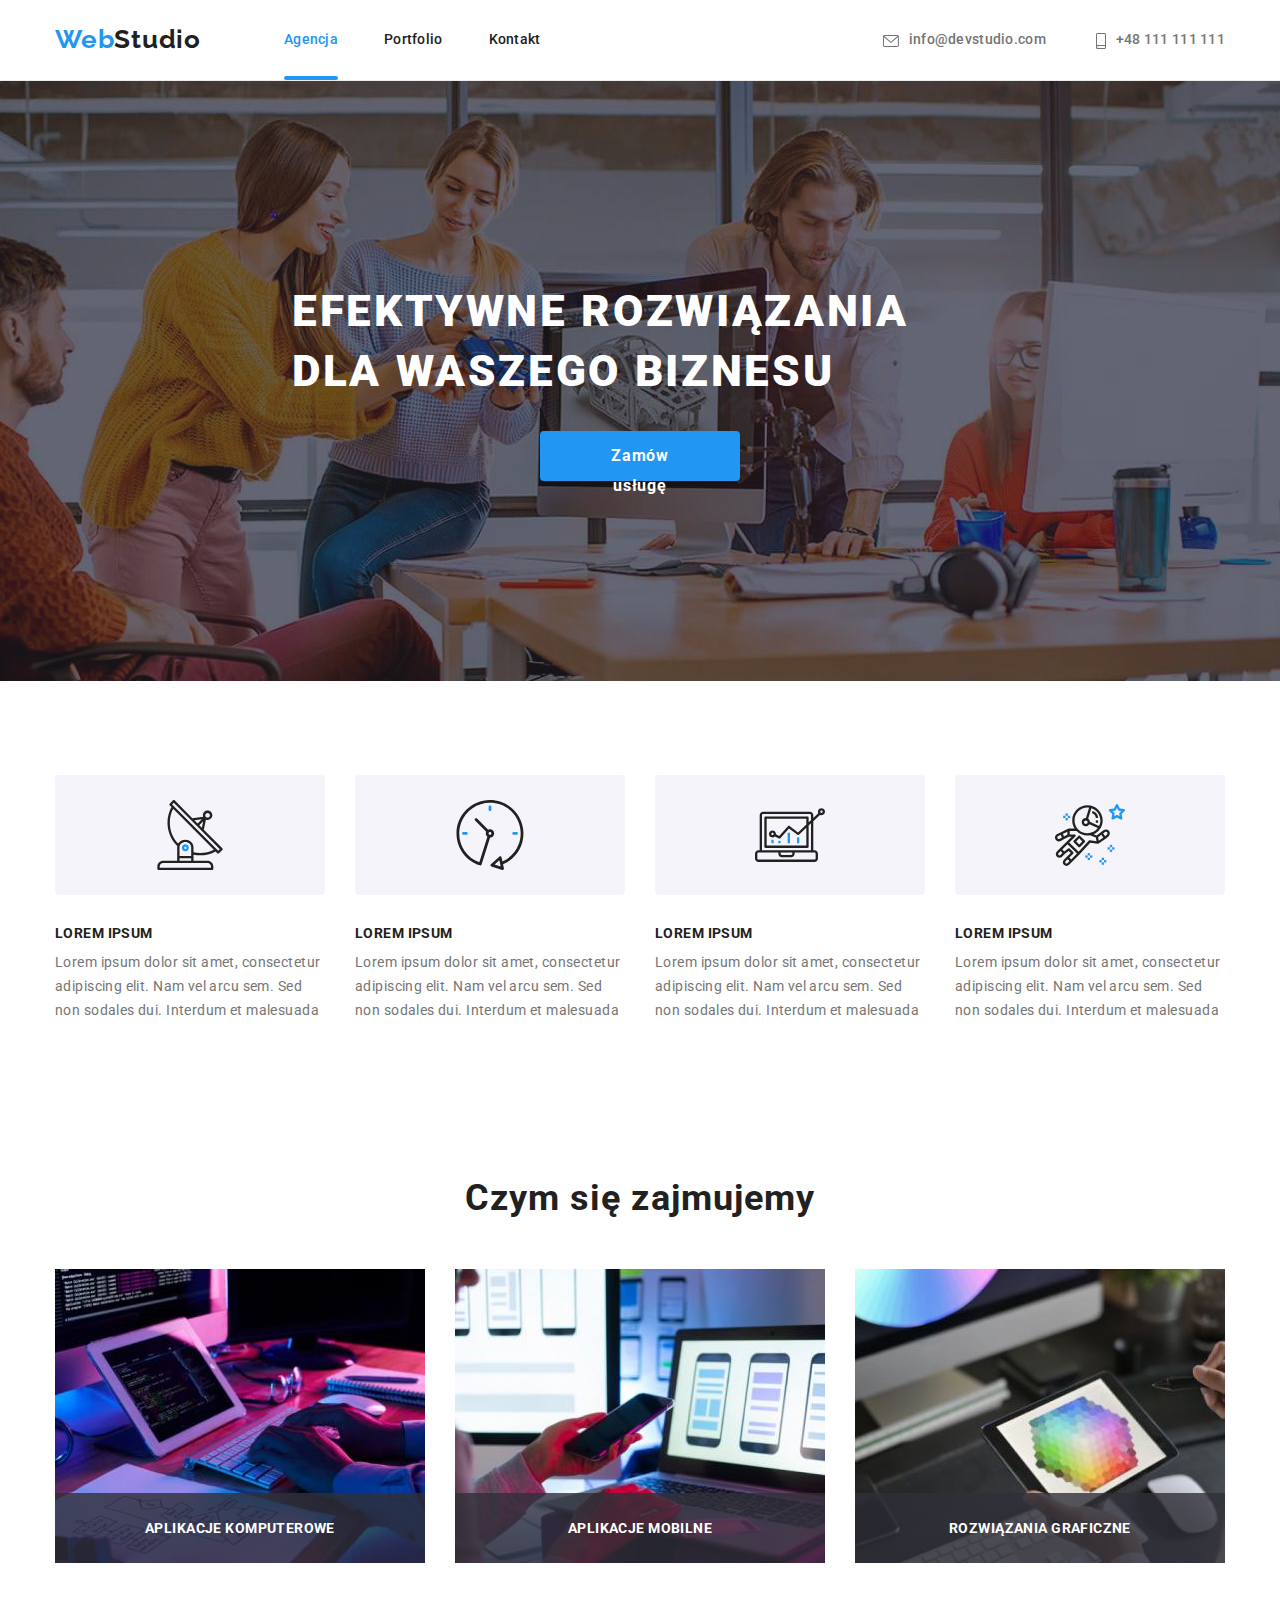
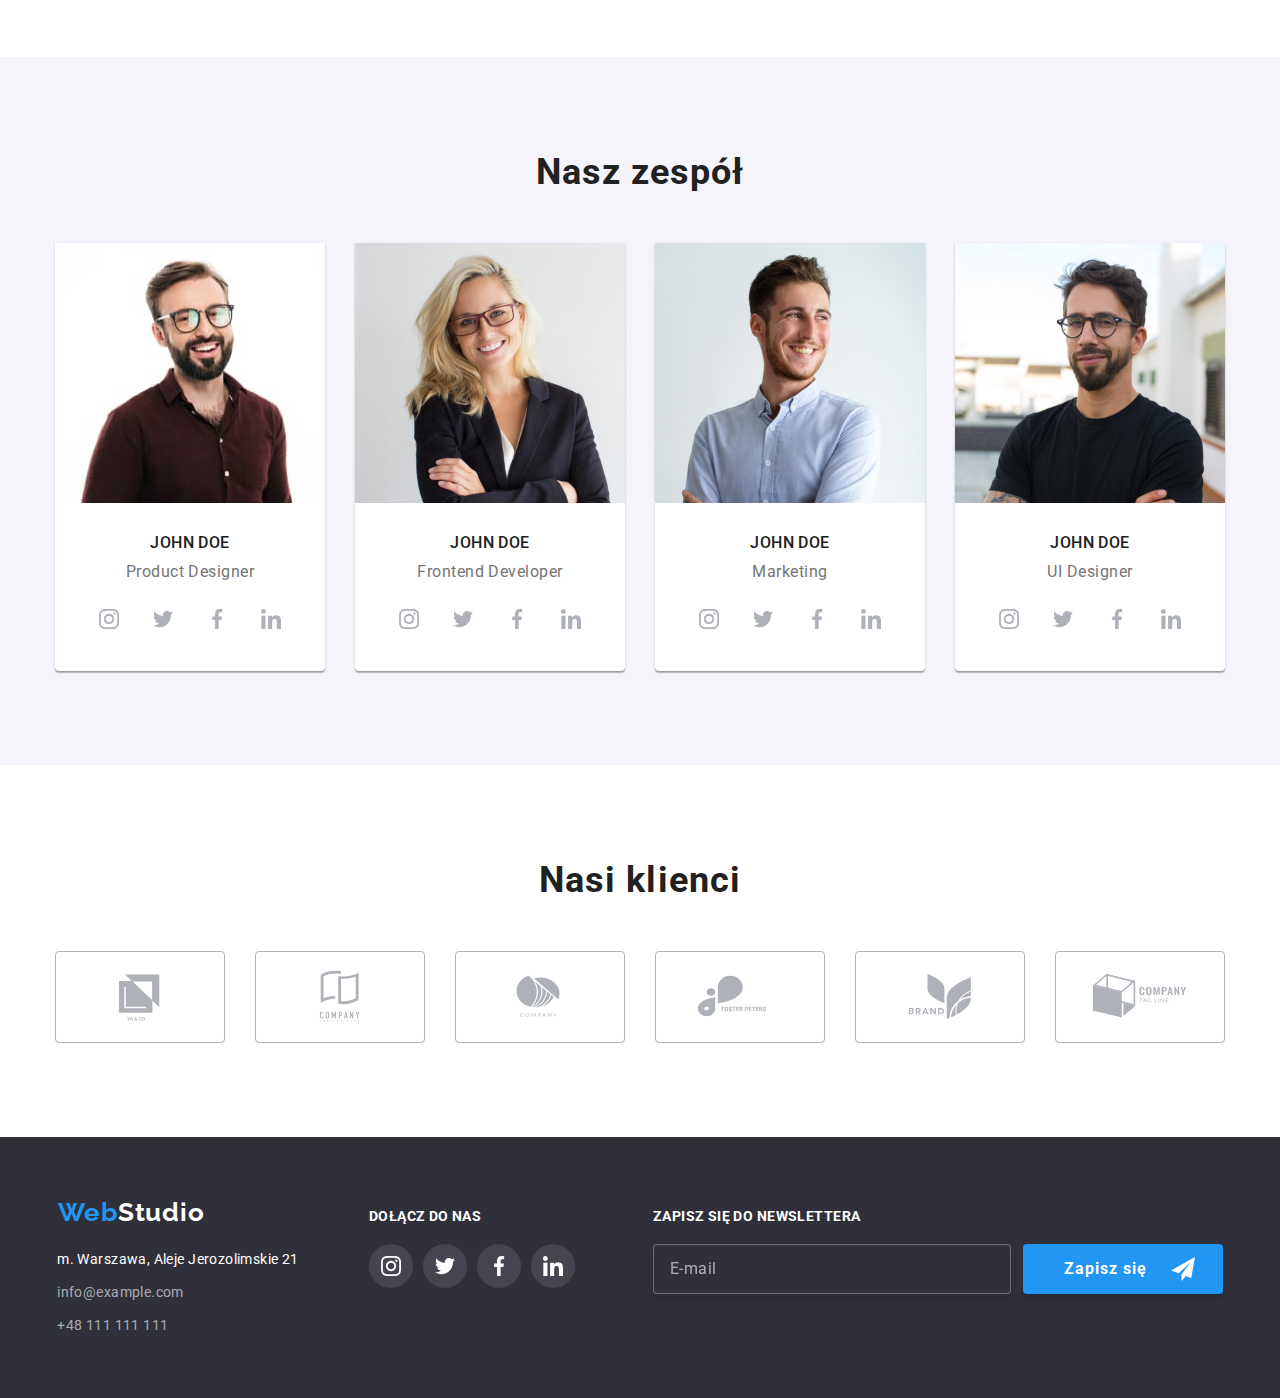
<file: index.html>
<!DOCTYPE html>
<html lang="pl">

<head>
    <meta charset="UTF-8">
    <meta http-equiv="X-UA-Compatible" content="IE=edge">
    <meta name="viewport" content="width=device-width, initial-scale=1.0">
    <link rel="stylesheet"
        href="https://cdnjs.cloudflare.com/ajax/libs/modern-normalize/1.0.0/modern-normalize.min.css" />
    <link rel="stylesheet" href="./css/main.min.css">
    <link rel="preconnect" href="https://fonts.googleapis.com">
    <link rel="preconnect" href="https://fonts.gstatic.com" crossorigin>
    <link
        href="https://fonts.googleapis.com/css2?family=Raleway:wght@700&family=Roboto:wght@400;500;700;900&display=swap"
        rel="stylesheet">
    <title>WebStudio</title>
</head>

<body>
    <!-- HEADER -->
    <header class="header">
        <div class="header-container container">
            <!-- Main navigation -->
            <nav class="navigation">
                <a class="logo link" href="./index.html"><span class="logo--accent">Web</span><span
                        class="logo--light-theme">Studio</span></a>
                <ul class="navigation-list list">
                    <li class="navigation-list__item"><a class="navigation-list__link link active"
                            href="./index.html">Agencja</a></li>
                    <li class="navigation-list__item"><a class="navigation-list__link link"
                            href="./portfolio.html">Portfolio</a>
                    </li>
                    <li class="navigation-list__item"><a class="navigation-list__link link" href="#">Kontakt</a></li>
                </ul>
            </nav>
            <ul class="header-address-list list">
                <li class="header-address-list__item">
                    <a class="header-address-list__link header-address-list__link-mail link"
                        href="mailto:info@devstudio.com">
                        <svg class="header-address-list__icon" width="16" height="12">
                            <use href="./images/svg/icons.svg#icon-envelope"></use>
                        </svg>info@devstudio.com</a>
                </li>
                <li class="header-address-list__item">
                    <a class="header-address-list__link header-address-list__link-phone link" href="tel:+48111111111">
                        <svg class="header-address-list__icon" width="10" height="16">
                            <use href="./images/svg/icons.svg#icon-smartphone"></use>
                        </svg>+48 111 111 111</a>
                </li>
            </ul>
        </div>

        <button type="button" class="mobile-menu-burger" data-menu-open>
            <svg class="mobile-menu-btn__icon mobile-menu-btn__icon-open" width="40" height="40">
                <use class="mobile-menu-btn__icon" href="./images/svg/icons.svg#icon-menu-open">
                </use>
            </svg>
        </button>
        <div class="mobile-menu" data-menu>
            <button type="button" class="mobile-menu-close" data-menu-close>
                <svg class="mobile-menu-btn__icon mobile-menu-btn__icon-close" width="40" height="40">
                    <use class="mobile-menu-btn__icon" href="./images/svg/icons.svg#icon-menu-close"></use>
                </svg>
            </button>

            <div class="mobile-navigation">
                <ul class="mobile-navigation-list list">
                    <li class="mobile-navigation-list__item"><a class="mobile-navigation-list__link link active"
                            href="./index.html">Agencja</a></li>
                    <li class="mobile-navigation-list__item"><a class="mobile-navigation-list__link link"
                            href="./portfolio.html">Portfolio</a>
                    </li>
                    <li class="mobile-navigation-list__item"><a class="mobile-navigation-list__link link"
                            href="#">Kontakt</a>
                    </li>
                </ul>
            </div>

            <ul class="mobile-addres-list list">
                <li class="mobile-addres-list__item">
                    <a class="mobile-addres-list__link mobile-addres-list__link-phone link" href="tel:+48111111111">+48
                        111 111 111</a>
                <li class="mobile-addres-list__item">
                    <a class="mobile-addres-list__link mobile-addres-list__link-mail link"
                        href="mailto:info@devstudio.com">info@devstudio.com</a>
                </li>
                </li>
            </ul>

            <ul class="header-social-list list">
                <li class="header-social-list__item"><a class="header-social-list__link link" href="#">Instagram</a>
                </li>
                <li class="header-social-list__item"><a class="header-social-list__link link" href="#" target="_blank"
                        rel="noopener noreferrer">Twitter</a></li>
                <li class="header-social-list__item"><a class="header-social-list__link link" href="#" target="_blank"
                        rel="noopener noreferrer">Facebook</a></li>
                <li class="header-social-list__item"><a class="header-social-list__link link" href="#" target="_blank"
                        rel="noopener noreferrer">Linkedin</a></li>
            </ul>
        </div>
    </header>

    <!-- Unique page conten -->
    <main>
        <!-- HERO up side-->
        <section class="hero-up-side">
            <div class="hero-up-side__container container">
                <h1 class="hero-up-side__title">efektywne rozwiązania dla waszego biznesu</h1>
                <button class="btn hero__btn" type="button" data-modal-open>Zamów usługę</button>
            </div>
        </section>

        <!-- HERO down side -->
        <section class="hero-down-side section">
            <div class="container">
                <ul class="hero-list list">
                    <li class="hero-list__item">
                        <div class="hero-list__icon-bg">
                            <svg class="hero-list__icon icon" width="70" height="70">
                                <use href="./images/svg/icons.svg#icon-antenna"></use>
                            </svg>
                        </div>
                        <h3 class="hero-list__title third-header">lorem ipsum</h3>
                        <p class="hero-list__description">Lorem ipsum dolor sit amet, consectetur adipiscing elit. Nam
                            vel
                            arcu
                            sem. Sed
                            non sodales dui.
                            Interdum et malesuada</p>
                    </li>
                    <li class="hero-list__item">
                        <div class="hero-list__icon-bg">
                            <svg class="hero-list__icon icon" width="70" height="70">
                                <use href="./images/svg/icons.svg#icon-clock"></use>
                            </svg>
                        </div>
                        <h3 class="hero-list__title third-header">lorem ipsum</h3>
                        <p class="hero-list__description">Lorem ipsum dolor sit amet, consectetur adipiscing elit. Nam
                            vel
                            arcu
                            sem. Sed
                            non sodales dui.
                            Interdum et malesuada</p>
                    </li>
                    <li class="hero-list__item">
                        <div class="hero-list__icon-bg">
                            <svg class="hero-list__icon" width="70" height="70">
                                <use href="./images/svg/icons.svg#icon-diagram"></use>
                            </svg>
                        </div>
                        <h3 class="hero-list__title third-header">lorem ipsum</h3>
                        <p class="hero-list__description">Lorem ipsum dolor sit amet, consectetur adipiscing elit. Nam
                            vel
                            arcu
                            sem. Sed
                            non sodales dui.
                            Interdum et malesuada</p>
                    </li>
                    <li class="hero-list__item">
                        <div class="hero-list__icon-bg">
                            <svg class="hero-list__icon" width="70" height="70">
                                <use href="./images/svg/icons.svg#icon-astronaut"></use>
                            </svg>
                        </div>
                        <h3 class="hero-list__title third-header">lorem ipsum</h3>
                        <p class="hero-list__description">Lorem ipsum dolor sit amet, consectetur adipiscing elit. Nam
                            vel
                            arcu
                            sem. Sed
                            non sodales dui.
                            Interdum et malesuada</p>
                    </li>
                </ul>
            </div>
        </section>

        <!-- ABOUT US -->
        <section class="about section">
            <div class="container">
                <h2 class="second-header">Czym się zajmujemy</h2>
                <ul class="about-img-list list">
                    <li class="about-img-list__item">
                        <img srcset="./images/working/img1.jpg 1x, ./images/working/img1@2x 2x.jpg"
                            class="about-img-list__img" src="./images/working/img1.jpg" width="370" height="294"
                            alt="Programista pracujący przy biurku">
                        <h4 class="about-img-list__text">aplikacje komputerowe</h4>
                    </li>
                    <li class="about-img-list__item">
                        <img srcset="./images/working/img2.jpg 1x, ./images/working/img2@2x 2x.jpg"
                            class="about-img-list__img" src="./images/working/img2.jpg" width="370" height="294"
                            alt="Projektant opracowuje interfejs na urządzenie mobilne">
                        <h4 class="about-img-list__text">aplikacje mobilne</h4>
                    </li>
                    <li class="about-img-list__item">
                        <img srcset="./images/working/img3.jpg 1x, ./images/working/img3@2x 2x.jpg"
                            class="about-img-list__img" src="./images/working/img3.jpg" width="370" height="294"
                            alt="Projektant korzysta z palety barw na tablecie">
                        <h4 class="about-img-list__text">rozwiązania graficzne</h4>
                    </li>
                </ul>
            </div>
        </section>

        <!-- OUR TEAM -->
        <section class="team section">
            <div class="container">
                <h2 class="second-header">Nasz zespół</h2>
                <ul class="team-list list">
                    <li class="team-list__item">
                        <picture>
                            <source
                                srcset="./images/team/desktop/PD_ProductDesigner-desktop.jpg 1x, ./images/team/desktop/PD_ProductDesigner-desktop@2x.jpg 2x"
                                media="(min-width: 1200px)" type="image/jpeg" />
                            <source
                                srcset="./images/team/tablet/PD_ProductDesigner-tablet.jpg 1x, ./images/team/tablet/PD_ProductDesigner-tablet@2x.jpg 2x"
                                media="(min-width: 768px)" type="image/jpeg" />
                            <source
                                srcset="./images/team/mobile/PD_ProductDesigner-mobile.jpg 1x, ./images/team/mobile/PD_ProductDesigner-mobile@2x.jpg 2x"
                                media="(max-width: 767px)" type="image/jpeg" />
                            <img src="./images/team/mobile/PD_ProductDesigner-mobile.jpg"
                                alt="John Doe - Product Designer" width="450" />
                        </picture>
                        <div class="team-list__content-wraper">
                            <h3 class="third-header team-list__name">John Doe</h3>
                            <p class="team-list__job">Product Designer</p>
                            <!-- SOCIAL - ICONS -->
                            <ul class="social-list list">
                                <li class="social-list__item">
                                    <a class="social-list__link" href="#">
                                        <svg class="social-list__icon" width="20" height="20">
                                            <use href="./images/svg/icons.svg#icon-instagram"></use>
                                        </svg>
                                    </a>
                                </li>
                                <li class="social-list__item"><a class="social-list__link" href="#">
                                        <svg class="social-list__icon" width="20" height="20">
                                            <use href="./images/svg/icons.svg#icon-twitter"></use>
                                        </svg>
                                    </a></li>
                                <li class="social-list__item"><a class="social-list__link" href="#">
                                        <svg class="social-list__icon" width="20" height="20">
                                            <use href="./images/svg/icons.svg#icon-facebook"></use>
                                        </svg>
                                    </a></li>
                                <li class="social-list__item"><a class="social-list__link" href="#">
                                        <svg class="social-list__icon" width="20" height="20">
                                            <use href="./images/svg/icons.svg#icon-linkedin"></use>
                                        </svg>
                                    </a></li>
                            </ul>
                            <!-- END SOCIAL - ICONS -->
                        </div>
                    </li>
                    <li class="team-list__item">
                        <picture>
                            <source
                                srcset="./images/team/desktop/PD_FrontendDeveloper-desktop.jpg 1x, ./images/team/desktop/PD_FrontendDeveloper-desktop@2x.jpg 2x"
                                media="(min-width: 1200px)" type="image/jpeg" />
                            <source
                                srcset="./images/team/tablet/PD_FrontendDeveloper-tablet.jpg 1x, ./images/team/tablet/PD_FrontendDeveloper-tablet@2x.jpg 2x"
                                media="(min-width: 768px)" type="image/jpeg" />
                            <source
                                srcset="./images/team/mobile/PD_FrontendDeveloper-mobile.jpg 1x, ./images/team/mobile/PD_FrontendDeveloper-mobile@2x.jpg 2x"
                                media="(max-width: 767px)" type="image/jpeg" />
                            <img src="./images/team/mobile/PD_FrontendDeveloper-mobile.jpg"
                                alt="John Doe - Frontend Developer" width="450" />
                        </picture>
                        <div class="team-list__content-wraper">
                            <h3 class="third-header team-list__name">John Doe</h3>
                            <p class="team-list__job">Frontend Developer</p>
                            <!-- SOCIAL - ICONS -->
                            <ul class="social-list list">
                                <li class="social-list__item">
                                    <a class="social-list__link" href="#">
                                        <svg class="social-list__icon" width="20" height="20">
                                            <use href="./images/svg/icons.svg#icon-instagram"></use>
                                        </svg>
                                    </a>
                                </li>
                                <li class="social-list__item"><a class="social-list__link" href="#">
                                        <svg class="social-list__icon" width="20" height="20">
                                            <use href="./images/svg/icons.svg#icon-twitter"></use>
                                        </svg>
                                    </a></li>
                                <li class="social-list__item"><a class="social-list__link" href="#">
                                        <svg class="social-list__icon" width="20" height="20">
                                            <use href="./images/svg/icons.svg#icon-facebook"></use>
                                        </svg>
                                    </a></li>
                                <li class="social-list__item"><a class="social-list__link" href="#">
                                        <svg class="social-list__icon" width="20" height="20">
                                            <use href="./images/svg/icons.svg#icon-linkedin"></use>
                                        </svg>
                                    </a></li>
                            </ul>
                            <!-- END SOCIAL - ICONS -->
                        </div>
                    </li>
                    <li class="team-list__item">
                        <picture>
                            <source
                                srcset="./images/team/desktop/PD_Marketing-desktop.jpg 1x, ./images/team/desktop/PD_Marketing-desktop@2x.jpg 2x"
                                media="(min-width: 1200px)" type="image/jpeg" />
                            <source
                                srcset="./images/team/tablet/PD_Marketing-tablet.jpg 1x, ./images/team/tablet/PD_Marketing-tablet@2x.jpg 2x"
                                media="(min-width: 768px)" type="image/jpeg" />
                            <source
                                srcset="./images/team/mobile/PD_Marketing-mobile.jpg 1x, ./images/team/mobile/PD_Marketing-mobile@2x.jpg 2x"
                                media="(max-width: 767px)" type="image/jpeg" />
                            <img src="./images/team/mobile/PD_Marketing-mobile.jpg" alt="John Doe - Marketing"
                                width="450" />
                            </pictur>
                            <div class="team-list__content-wraper">
                                <h3 class="third-header team-list__name">John Doe</h3>
                                <p class="team-list__job">Marketing</p>
                                <!-- SOCIAL - ICONS -->
                                <ul class="social-list list">
                                    <li class="social-list__item">
                                        <a class="social-list__link" href="#">
                                            <svg class="social-list__icon" width="20" height="20">
                                                <use href="./images/svg/icons.svg#icon-instagram"></use>
                                            </svg>
                                        </a>
                                    </li>
                                    <li class="social-list__item"><a class="social-list__link" href="#">
                                            <svg class="social-list__icon" width="20" height="20">
                                                <use href="./images/svg/icons.svg#icon-twitter"></use>
                                            </svg>
                                        </a></li>
                                    <li class="social-list__item"><a class="social-list__link" href="#">
                                            <svg class="social-list__icon" width="20" height="20">
                                                <use href="./images/svg/icons.svg#icon-facebook"></use>
                                            </svg>
                                        </a></li>
                                    <li class="social-list__item"><a class="social-list__link" href="#">
                                            <svg class="social-list__icon" width="20" height="20">
                                                <use href="./images/svg/icons.svg#icon-linkedin"></use>
                                            </svg>
                                        </a></li>
                                </ul>
                                <!-- END SOCIAL - ICONS -->
                            </div>
                    </li>
                    <li class="team-list__item">
                        <picture>
                            <source
                                srcset="./images/team/desktop/PD_UIdesigner-desktop.jpg 1x, ./images/team/desktop/PD_UIdesigner-desktop@2x.jpg 2x"
                                media="(min-width: 1200px)" type="image/jpeg" />
                            <source
                                srcset="./images/team/tablet/PD_UIdesigner-tablet.jpg 1x, ./images/team/tablet/PD_UIdesigner-tablet@2x.jpg 2x"
                                media="(min-width: 768px)" type="image/jpeg" />
                            <source
                                srcset="./images/team/mobile/PD_UIdesigner-mobile.jpg 1x, ./images/team/mobile/PD_UIdesigner-mobile@2x.jpg 2x"
                                media="(max-width: 767px)" type="image/jpeg" />
                            <img src="./images/team/mobile/PD_UIdesigner-mobile.jpg" alt="John Doe - UI Designer"
                                width="450" />
                        </picture>
                        <div class="team-list__content-wraper">
                            <h3 class="third-header team-list__name">John Doe</h3>
                            <p class="team-list__job">UI Designer</p>
                            <!-- SOCIAL - ICONS -->
                            <ul class="social-list list">
                                <li class="social-list__item">
                                    <a class="social-list__link" href="#">
                                        <svg class="social-list__icon" width="20" height="20">
                                            <use href="./images/svg/icons.svg#icon-instagram"></use>
                                        </svg>
                                    </a>
                                </li>
                                <li class="social-list__item"><a class="social-list__link" href="#">
                                        <svg class="social-list__icon" width="20" height="20">
                                            <use href="./images/svg/icons.svg#icon-twitter"></use>
                                        </svg>
                                    </a></li>
                                <li class="social-list__item"><a class="social-list__link" href="#">
                                        <svg class="social-list__icon" width="20" height="20">
                                            <use href="./images/svg/icons.svg#icon-facebook"></use>
                                        </svg>
                                    </a></li>
                                <li class="social-list__item"><a class="social-list__link" href="#">
                                        <svg class="social-list__icon" width="20" height="20">
                                            <use href="./images/svg/icons.svg#icon-linkedin"></use>
                                        </svg>
                                    </a></li>
                            </ul>
                            <!-- END SOCIAL - ICONS -->
                        </div>
                    </li>
                </ul>
            </div>
        </section>

        <!-- OUR CUSTOMERS -->
        <section class="customers section">
            <div class="container">
                <h2 class="second-header">Nasi klienci</h2>
                <ul class="customers-list list">
                    <li class="customers-list__item">
                        <a class="customers-list__link" href="#">
                            <svg class="customers-list__icon" width="106" height="60">
                                <use href="./images/svg/icons.svg#icon-logo_client_1"></use>
                            </svg>
                        </a>
                    </li>
                    <li class="customers-list__item">
                        <a class="customers-list__link" href="#">
                            <svg class="customers-list__icon" width="106" height="60">
                                <use href="./images/svg/icons.svg#icon-logo_client_2"></use>
                            </svg>
                        </a>
                    </li>
                    <li class="customers-list__item">
                        <a class="customers-list__link" href="#">
                            <svg class="customers-list__icon" width="106" height="60">
                                <use href="./images/svg/icons.svg#icon-logo_client_3"></use>
                            </svg>
                        </a>
                    </li>
                    <li class="customers-list__item">
                        <a class="customers-list__link" href="#">
                            <svg class="customers-list__icon" width="106" height="60">
                                <use href="./images/svg/icons.svg#icon-logo_client_4"></use>
                            </svg>
                        </a>
                    </li>
                    <li class="customers-list__item">
                        <a class="customers-list__link" href="#">
                            <svg class="customers-list__icon" width="106" height="60">
                                <use href="./images/svg/icons.svg#icon-logo_client_5"></use>
                            </svg>
                        </a>
                    </li>
                    <li class="customers-list__item">
                        <a class="customers-list__link" href="#">
                            <svg class="customers-list__icon" width="106" height="60">
                                <use href="./images/svg/icons.svg#icon-logo_client_6"></use>
                            </svg>
                        </a>
                    </li>
                </ul>

            </div>

        </section>
    </main>

    <!-- Page footer - left side -->
    <footer class="footer">
        <div class="footer__container container">
            <div class="footer__wrapper">
                <div class="footer__left-side">
                    <a class="logo link" href="./index.html"><span class="logo--accent">Web</span><span
                            class="logo--dark-theme">Studio</span></a>
                    <address class="address">
                        <ul class="address-list list">
                            <li class="address-list__item"><a class="address-list__link address-list__link--white link"
                                    href="https://goo.gl/maps/m3muW4rAkbrLs5uR9" target="_blank">m. Warszawa, Aleje
                                    Jerozolimskie
                                    21</a></li>
                            <li class="address-list__item"><a class="address-list__link link"
                                    href="mailto:info@example.com">info@example.com</a></li>
                            <li class="address-list__item"><a class="address-list__link link"
                                    href="tel:+48111111111">+48
                                    111
                                    111
                                    111</a></li>
                        </ul>
                    </address>
                </div>
                <!-- Page footer - center -->
                <div class="footer__center">
                    <h3 class="third-header footer__third-header">dołącz do nas</h3>
                    <ul class="social-list list">
                        <li class="social-list__item">
                            <a class="social-list__link" href="#">
                                <svg class="social-list__icon" width="20" height="20">
                                    <use href="./images/svg/icons.svg#icon-instagram"></use>
                                </svg>
                            </a>
                        </li>
                        <li class="social-list__item"><a class="social-list__link" href="#">
                                <svg class="social-list__icon" width="20" height="20">
                                    <use href="./images/svg/icons.svg#icon-twitter"></use>
                                </svg>
                            </a></li>
                        <li class="social-list__item"><a class="social-list__link" href="#">
                                <svg class="social-list__icon" width="20" height="20">
                                    <use href="./images/svg/icons.svg#icon-facebook"></use>
                                </svg>
                            </a></li>
                        <li class="social-list__item"><a class="social-list__link" href="#">
                                <svg class="social-list__icon" width="20" height="20">
                                    <use href="./images/svg/icons.svg#icon-linkedin"></use>
                                </svg>
                            </a></li>
                    </ul>
                </div>
            </div>
            <!-- Page footer - right side - newsletter-->
            <div class="footer__newsletter">
                <h3 class="third-header footer__third-header">zapisz się do newslettera</h3>
                <form class="footer-form__newsletter" name="footer-form-newsletter" autocomplete="on" formvalidate>
                    <label class="newsletter__label">
                        <input class="newsletter__email" type="email" name="email" placeholder="E-mail">
                    </label>
                    <button class="btn newsletter__btn" type="submit">Zapisz się
                        <svg class="newsletter__btn-icon" width="24" height="24">
                            <use href="./images/svg/icons.svg#icon-send"></use>
                        </svg></button>
                </form>
            </div>
        </div>
    </footer>

    <!-- MODAL WINDOW -->
    <div class="backdrop is-hidden" data-modal>
        <div class="modal">
            <button type="button" class="modal__btn-close" data-modal-close>
                <svg class="modal__btn-close-icon" width="11" height="11">
                    <use href="./images/svg/icons.svg#icon-close"></use>
                </svg>
            </button>
            <h2 class="modal-form-header">Zostaw swoje dane w formularzu poniżej</h2>
            <form class="modal-form" action="#" method="post">
                <label class="modal-form__field"> Imię
                    <span class="modal-form__input-wrapper">
                        <input class="modal-form__input" type="text" name="user_name:">
                        <svg class="modal-form__icon" width="12" height="12">
                            <use href="./images/svg/icons.svg#icon-person"></use>
                        </svg>
                    </span>
                </label>
                <label class="modal-form__field"> Telefon
                    <span class="modal-form__input-wrapper"><input class="modal-form__input" type="tel"
                            name="user_phone:">
                        <svg class="modal-form__icon" width="13" height="13">
                            <use href="./images/svg/icons.svg#icon-phone-form"></use>
                        </svg>
                    </span>
                </label>
                <label class="modal-form__field"> Email
                    <span class="modal-form__input-wrapper"><input class="modal-form__input" type="email"
                            name="user_email:">
                        <svg class="modal-form__icon" width="15" height="12">
                            <use href="./images/svg/icons.svg#icon-envelope-form"></use>
                        </svg>
                    </span>
                </label>
                <label class="modal-form__field"> Komentarz
                    <textarea class="modal-form__message" name="user_message" id="" cols="30" rows="10"
                        placeholder="Wprowadź tekst"></textarea>
                </label>
                <input class="modal-form__policy visually-hidden" id="user-policy" type="checkbox" name="policy">
                <label for="user-policy" class="modal-form__policy-text">
                    Oświadczam, iż akceptuję <a class="modal-form__policy-link" href="#">Regulamin</a> i <a
                        class="modal-form__policy-link" href="#">Politykę Prywatności</a>.
                </label>
                <button class="btn modal-form__btn" type="submit">Wyślij</button>
            </form>
        </div>
    </div>
    <!-- Skrypt Java Script - Otwieranie/zamykanie okna modalnego -->
    <script src="./js/modal.js"></script>
    <!-- Skrypt Java Script - Mobile menu -->
    <script src="./js/mobile-menu.js"></script>
</body>

</html>
</file>
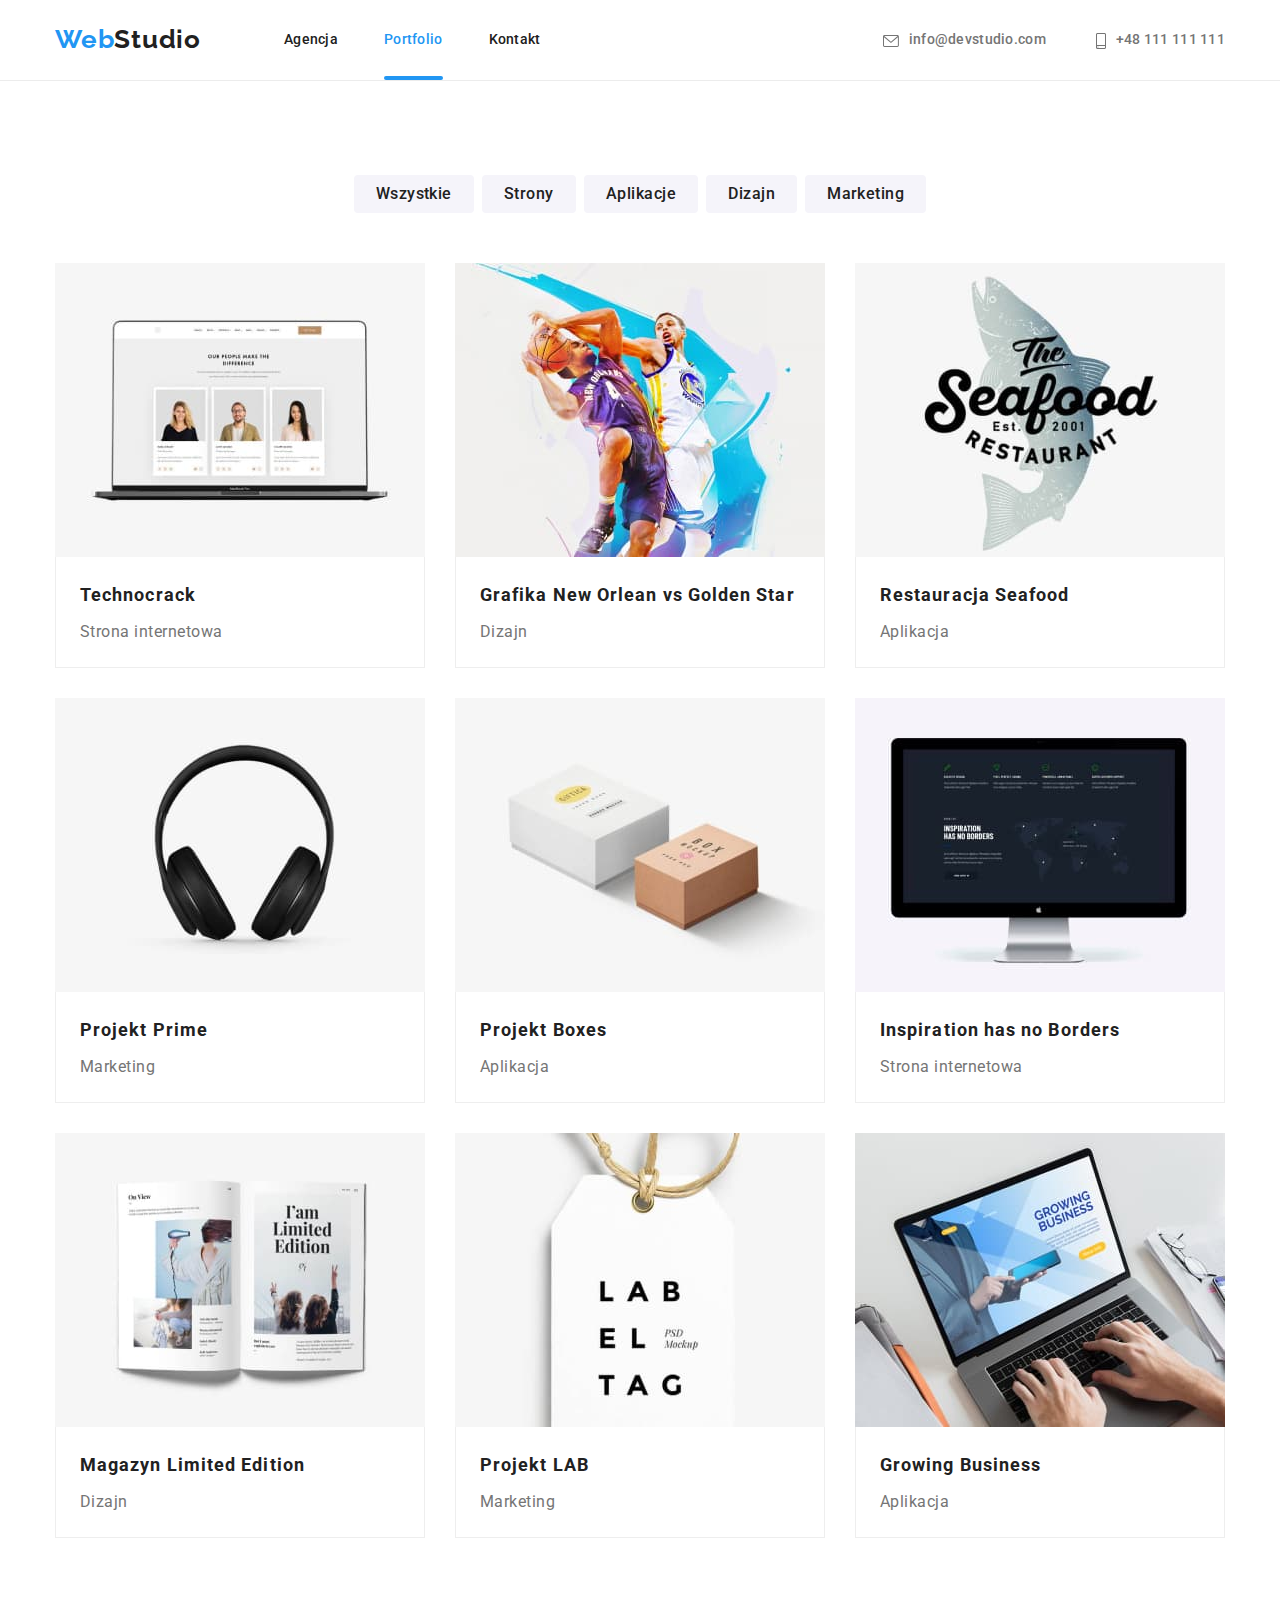
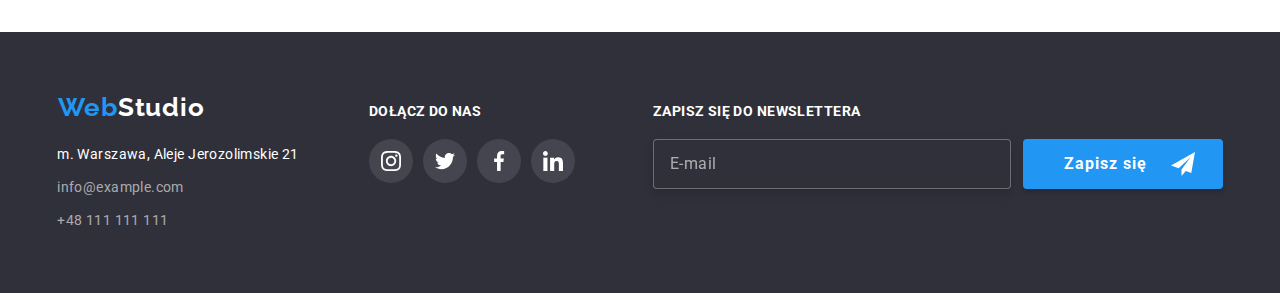
<file: portfolio.html>
<!DOCTYPE html>
<html lang="pl">

<head>
    <meta charset="UTF-8">
    <meta http-equiv="X-UA-Compatible" content="IE=edge">
    <meta name="viewport" content="width=device-width, initial-scale=1.0">
    <link rel="stylesheet"
        href="https://cdnjs.cloudflare.com/ajax/libs/modern-normalize/1.0.0/modern-normalize.min.css" />
    <link rel="stylesheet" href="./css/main.min.css">
    <link rel="preconnect" href="https://fonts.googleapis.com">
    <link rel="preconnect" href="https://fonts.gstatic.com" crossorigin>
    <link
        href="https://fonts.googleapis.com/css2?family=Raleway:wght@700&family=Roboto:wght@400;500;700;900&display=swap"
        rel="stylesheet">
    <title>Portfolio</title>
</head>

<body>
    <!-- HEADER -->
    <header class="header">
        <div class="header-container container">
            <!-- Main navigation -->
            <nav class="navigation">
                <a class="logo link" href="./index.html"><span class="logo--accent">Web</span><span
                        class="logo--light-theme">Studio</span></a>
                <ul class="navigation-list list">
                    <li class="navigation-list__item"><a class="navigation-list__link link"
                            href="./index.html">Agencja</a>
                    </li>
                    <li class="navigation-list__item"><a class="navigation-list__link link active"
                            href="./portfolio.html">Portfolio</a>
                    <li class="navigation-list__item"><a class="navigation-list__link link" href="#">Kontakt</a></li>
                </ul>
            </nav>
            <ul class="header-address-list list">
                <li class="header-address-list__item">
                    <a class="header-address-list__link header-address-list__link-mail link"
                        href="mailto:info@devstudio.com">
                        <svg class="header-address-list__icon" width="16" height="12">
                            <use href="./images/svg/icons.svg#icon-envelope"></use>
                        </svg>info@devstudio.com</a>
                </li>
                <li class="header-address-list__item">
                    <a class="header-address-list__link header-address-list__link-phone link" href="tel:+48111111111">
                        <svg class="header-address-list__icon" width="10" height="16">
                            <use href="./images/svg/icons.svg#icon-smartphone"></use>
                        </svg>+48 111 111 111</a>
                </li>
            </ul>
        </div>
        <button type="button" class="mobile-menu-burger" data-menu-open>
            <svg class="mobile-menu-btn__icon mobile-menu-btn__icon-open" width="40" height="40">
                <use class="mobile-menu-btn__icon" href="./images/svg/icons.svg#icon-menu-open">
                </use>
            </svg>
        </button>
        <div class="mobile-menu" data-menu>
            <button type="button" class="mobile-menu-close" data-menu-close>
                <svg class="mobile-menu-btn__icon mobile-menu-btn__icon-close" width="40" height="40">
                    <use class="mobile-menu-btn__icon" href="./images/svg/icons.svg#icon-menu-close"></use>
                </svg>
            </button>

            <div class="mobile-navigation">
                <ul class="mobile-navigation-list list">
                    <li class="mobile-navigation-list__item"><a class="mobile-navigation-list__link link"
                            href="./index.html">Agencja</a></li>
                    <li class="mobile-navigation-list__item"><a class="mobile-navigation-list__link link active"
                            href="./portfolio.html">Portfolio</a>
                    </li>
                    <li class="mobile-navigation-list__item"><a class="mobile-navigation-list__link link"
                            href="#">Kontakt</a>
                    </li>
                </ul>
            </div>

            <ul class="mobile-addres-list list">
                <li class="mobile-addres-list__item">
                    <a class="mobile-addres-list__link mobile-addres-list__link-phone link" href="tel:+48111111111">+48
                        111 111 111</a>
                <li class="mobile-addres-list__item">
                    <a class="mobile-addres-list__link mobile-addres-list__link-mail link"
                        href="mailto:info@devstudio.com">info@devstudio.com</a>
                </li>
                </li>
            </ul>

            <ul class="header-social-list list">
                <li class="header-social-list__item"><a class="header-social-list__link link" href="#">Instagram</a>
                </li>
                <li class="header-social-list__item"><a class="header-social-list__link link" href="#" target="_blank"
                        rel="noopener noreferrer">Twitter</a></li>
                <li class="header-social-list__item"><a class="header-social-list__link link" href="#" target="_blank"
                        rel="noopener noreferrer">Facebook</a></li>
                <li class="header-social-list__item"><a class="header-social-list__link link" href="#" target="_blank"
                        rel="noopener noreferrer">Linkedin</a></li>
            </ul>
        </div>
    </header>

    <!-- Unique page conten -->
    <main>
        <!-- PORTFOLIO -->
        <section class="portfolio-filter section">
            <div class="container">
                <ul class="filter-list list">
                    <li class="filter-list__item"><button class="filter-list__btn" type="button">Wszystkie</button></li>
                    <li class="filter-list__item"><button class="filter-list__btn" type="button">Strony</button></li>
                    <li class="filter-list__item"><button class="filter-list__btn" type="button">Aplikacje</button></li>
                    <li class="filter-list__item"><button class="filter-list__btn" type="button">Dizajn</button></li>
                    <li class="filter-list__item"><button class="filter-list__btn" type="button">Marketing</button></li>
                </ul>
            </div>

            <!-- PORTFOLIO LIST -->
            <div class="container">
                <ul class="portfolio-list list">
                    <li class="portfolio-list__item">
                        <div class="portfolio-list__img">
                            <picture>
                                <source
                                    srcset="./images/portfolio/desktop/Technocrack-desktop.jpg 1x, ./images/portfolio/desktop/Technocrack-desktop@2x.jpg 2x"
                                    media="(min-width: 1200px)" type="image/jpeg" />
                                <source
                                    srcset="./images/portfolio/tablet/Technocrack-tablet.jpg 1x, ./images/portfolio/tablet/Technocrack-tablet@2x.jpg 2x"
                                    media="(min-width: 768px)" type="image/jpeg" />
                                <source
                                    srcset="./images/portfolio/mobile/Technocrack-mobile.jpg 1x, ./images/portfolio/mobile/Technocrack-mobile@2x.jpg 2x"
                                    media="(max-width: 767px)" type="image/jpeg" />
                                <img class="portfolio-list__img" src="/images/portfolio/mobile/Technocrack-mobile.jpg"
                                    alt="Strona internetowa wyświetlona na laptopie">
                            </picture>
                            <p class="portfolio-list__overlay-text">
                                Technocrack jest popularną platformą wykorzystywaną do
                                rozpowszechniania koronawirusa. Firmy wykorzystują tę
                                platformę do celów szpiegowskich i ataków na niezabezpieczone
                                serwery konkurencji
                            </p>
                        </div>
                        <div class="portfolio-list__wraper">
                            <h3 class="portfolio-list__project-name">Technocrack</h3>
                            <p class="portfolio-list__description">Strona internetowa</p>
                        </div>
                    </li>
                    <li class="portfolio-list__item">
                        <div class="portfolio-list__img">
                            <picture>
                                <source
                                    srcset="./images/portfolio/desktop/GrafikaNewOrleanvsGoldenStar-desktop.jpg 1x, ./images/portfolio/desktop/GrafikaNewOrleanvsGoldenStar-desktop@2x.jpg 2x"
                                    media="(min-width: 1200px)" type="image/jpeg" />
                                <source
                                    srcset="./images/portfolio/tablet/GrafikaNewOrleanvsGoldenStar-tablet.jpg 1x, ./images/portfolio/tablet/GrafikaNewOrleanvsGoldenStar-tablet@2x.jpg 2x"
                                    media="(min-width: 768px)" type="image/jpeg" />
                                <source
                                    srcset="./images/portfolio/mobile/GrafikaNewOrleanvsGoldenStar-mobile.jpg 1x, ./images/portfolio/mobile/GrafikaNewOrleanvsGoldenStar-mobile@2x.jpg 2x"
                                    media="(max-width: 767px)" type="image/jpeg" />
                                <img class="portfolio-list__img"
                                    src="./images/portfolio/mobile/GrafikaNewOrleanvsGoldenStar-mobile.jpg"
                                    alt="Dwóch grających koszykarzy z drużyn New Orlean i Golden Star">
                            </picture>
                            <p class="portfolio-list__overlay-text">
                                Technocrack jest popularną platformą wykorzystywaną do
                                rozpowszechniania koronawirusa. Firmy wykorzystują tę
                                platformę do celów szpiegowskich i ataków na niezabezpieczone
                                serwery konkurencji
                            </p>
                        </div>
                        <div class="portfolio-list__wraper">
                            <h3 class="portfolio-list__project-name">Grafika New Orlean vs Golden Star</h3>
                            <p class="portfolio-list__description">Dizajn</p>
                        </div>
                    </li>
                    <li class="portfolio-list__item">
                        <div class="portfolio-list__img">
                            <picture>
                                <source
                                    srcset="./images/portfolio/desktop/RestauracjaSeafood-desktop.jpg 1x, ./images/portfolio/desktop/RestauracjaSeafood-desktop@2x.jpg 2x"
                                    media="(min-width: 1200px)" type="image/jpeg" />
                                <source
                                    srcset="./images/portfolio/tablet/RestauracjaSeafood-tablet.jpg 1x, ./images/portfolio/tablet/RestauracjaSeafood-tablet@2x.jpg 2x"
                                    media="(min-width: 768px)" type="image/jpeg" />
                                <source
                                    srcset="./images/portfolio/mobile/RestauracjaSeafood-mobile.jpg 1x, ./images/portfolio/mobile/RestauracjaSeafood-mobile@2x.jpg 2x"
                                    media="(max-width: 767px)" type="image/jpeg" />
                                <img class="portfolio-list__img"
                                    src="./images/portfolio/mobile/RestauracjaSeafood-mobile.jpg"
                                    alt="Logo na tle ryby restauracji The Seafood istniejącej od 2001r.">
                            </picture>
                            <p class="portfolio-list__overlay-text">
                                Technocrack jest popularną platformą wykorzystywaną do
                                rozpowszechniania koronawirusa. Firmy wykorzystują tę
                                platformę do celów szpiegowskich i ataków na niezabezpieczone
                                serwery konkurencji
                            </p>
                        </div>
                        <div class="portfolio-list__wraper">
                            <h3 class="portfolio-list__project-name">Restauracja Seafood</h3>
                            <p class="portfolio-list__description">Aplikacja</p>
                        </div>
                    </li>
                    <li class="portfolio-list__item">
                        <div class="portfolio-list__img">
                            <picture>
                                <source
                                    srcset="./images/portfolio/desktop/ProjektPrime-desktop.jpg 1x, ./images/portfolio/desktop/ProjektPrime-desktop@2x.jpg 2x"
                                    media="(min-width: 1200px)" type="image/jpeg" />
                                <source
                                    srcset="./images/portfolio/tablet/ProjektPrime-tablet.jpg 1x, ./images/portfolio/tablet/ProjektPrime-tablet@2x.jpg 2x"
                                    media="(min-width: 768px)" type="image/jpeg" />
                                <source
                                    srcset="./images/portfolio/mobile/ProjektPrime-mobile.jpg 1x, ./images/portfolio/mobile/ProjektPrime-mobile@2x.jpg 2x"
                                    media="(max-width: 767px)" type="image/jpeg" />
                                <img class="portfolio-list__img" src="./images/portfolio/mobile/ProjektPrime-mobile.jpg"
                                    alt="Czarne słuchawki nauszne">
                            </picture>
                            <p class="portfolio-list__overlay-text">
                                Technocrack jest popularną platformą wykorzystywaną do
                                rozpowszechniania koronawirusa. Firmy wykorzystują tę
                                platformę do celów szpiegowskich i ataków na niezabezpieczone
                                serwery konkurencji
                            </p>
                        </div>
                        <div class="portfolio-list__wraper">
                            <h3 class="portfolio-list__project-name">Projekt Prime</h3>
                            <p class="portfolio-list__description">Marketing</p>
                        </div>
                    </li>
                    <li class="portfolio-list__item">
                        <div class="portfolio-list__img">
                            <picture>
                                <source
                                    srcset="./images/portfolio/desktop/ProjektBoxes-desktop.jpg 1x, ./images/portfolio/desktop/ProjektBoxes-desktop@2x.jpg 2x"
                                    media="(min-width: 1200px)" type="image/jpeg" />
                                <source
                                    srcset="./images/portfolio/tablet/ProjektBoxes-tablet.jpg 1x, ./images/portfolio/tablet/ProjektBoxes-tablet@2x.jpg 2x"
                                    media="(min-width: 768px)" type="image/jpeg" />
                                <source
                                    srcset="./images/portfolio/mobile/ProjektBoxes-mobile.jpg 1x, ./images/portfolio/mobile/ProjektBoxes-mobile@2x.jpg 2x"
                                    media="(max-width: 767px)" type="image/jpeg" />
                                <img class="portfolio-list__img" src="./images/portfolio/mobile/ProjektBoxes-mobile.jpg"
                                    alt="Projekt dwóch pudełek. Pierwsze od lewej białe kwadratowe, drugie prostokątne pomarańczowe">
                            </picture>
                            <p class="portfolio-list__overlay-text">
                                Technocrack jest popularną platformą wykorzystywaną do
                                rozpowszechniania koronawirusa. Firmy wykorzystują tę
                                platformę do celów szpiegowskich i ataków na niezabezpieczone
                                serwery konkurencji
                            </p>
                        </div>
                        <div class="portfolio-list__wraper">
                            <h3 class=" portfolio-list__project-name">Projekt Boxes</h3>
                            <p class="portfolio-list__description">Aplikacja</p>
                        </div>
                    </li>
                    <li class="portfolio-list__item">
                        <div class="portfolio-list__img">
                            <picture>
                                <source
                                    srcset="./images/portfolio/desktop/InspirationHasNoBorders-desktop.jpg 1x, ./images/portfolio/desktop/InspirationHasNoBorders-desktop@2x.jpg 2x"
                                    media="(min-width: 1200px)" type="image/jpeg" />
                                <source
                                    srcset="./images/portfolio/tablet/InspirationHasNoBorders-tablet.jpg 1x, ./images/portfolio/tablet/InspirationHasNoBorders-tablet@2x.jpg 2x"
                                    media="(min-width: 768px)" type="image/jpeg" />
                                <source
                                    srcset="./images/portfolio/mobile/InspirationHasNoBorders-mobile.jpg 1x, ./images/portfolio/mobile/InspirationHasNoBorders-mobile@2x.jpg 2x"
                                    media="(max-width: 767px)" type="image/jpeg" />
                                <img class="portfolio-list__img"
                                    src="./images/portfolio/mobile/InspirationHasNoBorders-mobile.jpg"
                                    alt="Monitor Apple z wyświetloną stroną: Inspiration has no borders">
                            </picture>
                            <p class="portfolio-list__overlay-text">
                                Technocrack jest popularną platformą wykorzystywaną do
                                rozpowszechniania koronawirusa. Firmy wykorzystują tę
                                platformę do celów szpiegowskich i ataków na niezabezpieczone
                                serwery konkurencji
                            </p>
                        </div>
                        <div class="portfolio-list__wraper">
                            <h3 class="portfolio-list__project-name">Inspiration has no Borders</h3>
                            <p class="portfolio-list__description">Strona internetowa</p>
                        </div>
                    </li>
                    <li class="portfolio-list__item">
                        <div class="portfolio-list__img">
                            <picture>
                                <source
                                    srcset="./images/portfolio/desktop/MagazynLimitedEdition-desktop.jpg 1x, ./images/portfolio/desktop/MagazynLimitedEdition-desktop@2x.jpg 2x"
                                    media="(min-width: 1200px)" type="image/jpeg" />
                                <source
                                    srcset="./images/portfolio/tablet/MagazynLimitedEdition-tablet.jpg 1x, ./images/portfolio/tablet/MagazynLimitedEdition-tablet@2x.jpg 2x"
                                    media="(min-width: 768px)" type="image/jpeg" />
                                <source
                                    srcset="./images/portfolio/mobile/MagazynLimitedEdition-mobile.jpg 1x, ./images/portfolio/mobile/MagazynLimitedEdition-mobile@2x.jpg 2x"
                                    media="(max-width: 767px)" type="image/jpeg" />
                                <img class="portfolio-list__img"
                                    src="./images/portfolio/mobile/MagazynLimitedEdition-mobile.jpg"
                                    alt="Otwarty magazyn na stonie z napisem: 'I'am Limited Edition'">
                            </picture>
                            <p class="portfolio-list__overlay-text">
                                Technocrack jest popularną platformą wykorzystywaną do
                                rozpowszechniania koronawirusa. Firmy wykorzystują tę
                                platformę do celów szpiegowskich i ataków na niezabezpieczone
                                serwery konkurencji
                            </p>
                        </div>
                        <div class="portfolio-list__wraper">
                            <h3 class="portfolio-list__project-name">Magazyn Limited Edition</h3>
                            <p class="portfolio-list__description">Dizajn</p>
                        </div>
                    </li>
                    <li class="portfolio-list__item">
                        <div class="portfolio-list__img">
                            <picture>
                                <source
                                    srcset="./images/portfolio/desktop/ProjektLAB-desktop.jpg 1x, ./images/portfolio/desktop/ProjektLAB-desktop@2x.jpg 2x"
                                    media="(min-width: 1200px)" type="image/jpeg" />
                                <source
                                    srcset="./images/portfolio/tablet/ProjektLAB-tablet.jpg 1x, ./images/portfolio/tablet/ProjektLAB-tablet@2x.jpg 2x"
                                    media="(min-width: 768px)" type="image/jpeg" />
                                <source
                                    srcset="./images/portfolio/mobile/ProjektLAB-mobile.jpg 1x, ./images/portfolio/mobile/ProjektLAB-mobile@2x.jpg 2x"
                                    media="(max-width: 767px)" type="image/jpeg" />
                                <img class="portfolio-list__img" src="./images/portfolio/mobile/ProjektLAB-mobile.jpg"
                                    alt="Biała etykieta na sznurku z napisem: 'LAB EL TAG PSD Mockup'">
                            </picture>
                            <p class="portfolio-list__overlay-text">
                                Technocrack jest popularną platformą wykorzystywaną do
                                rozpowszechniania koronawirusa. Firmy wykorzystują tę
                                platformę do celów szpiegowskich i ataków na niezabezpieczone
                                serwery konkurencji
                            </p>
                        </div>
                        <div class="portfolio-list__wraper">
                            <h3 class="portfolio-list__project-name">Projekt LAB</h3>
                            <p class="portfolio-list__description">Marketing</p>
                        </div>
                    </li>
                    <li class="portfolio-list__item">
                        <div class="portfolio-list__img">
                            <picture>
                                <source
                                    srcset="./images/portfolio/desktop/GrowingBusiness-desktop.jpg 1x, ./images/portfolio/desktop/GrowingBusiness-desktop@2x.jpg 2x"
                                    media="(min-width: 1200px)" type="image/jpeg" />
                                <source
                                    srcset="./images/portfolio/tablet/GrowingBusiness-tablet.jpg 1x, ./images/portfolio/tablet/GrowingBusiness-tablet@2x.jpg 2x"
                                    media="(min-width: 768px)" type="image/jpeg" />
                                <source
                                    srcset="./images/portfolio/mobile/GrowingBusiness-mobile.jpg 1x, ./images/portfolio/mobile/GrowingBusiness-mobile@2x.jpg 2x"
                                    media="(max-width: 767px)" type="image/jpeg" />
                                <img class="portfolio-list__img"
                                    src="./images/portfolio/mobile/GrowingBusiness-mobile.jpg"
                                    alt="Pisanie na klawiaturze lapropa">
                            </picture>
                            <p class="portfolio-list__overlay-text">
                                Technocrack jest popularną platformą wykorzystywaną do
                                rozpowszechniania koronawirusa. Firmy wykorzystują tę
                                platformę do celów szpiegowskich i ataków na niezabezpieczone
                                serwery konkurencji
                            </p>
                        </div>
                        <div class="portfolio-list__wraper">
                            <h3 class="portfolio-list__project-name">Growing Business</h3>
                            <p class="portfolio-list__description">Aplikacja</p>
                        </div>
                    </li>
                </ul>
            </div>
        </section>
    </main>

    <!-- Page footer - left side -->
    <footer class="footer">
        <div class="footer__container container">
            <div class="footer__wrapper">
                <div class="footer__left-side">
                    <a class="logo link" href="./index.html"><span class="logo--accent">Web</span><span
                            class="logo--dark-theme">Studio</span></a>
                    <address class="address">
                        <ul class="address-list list">
                            <li class="address-list__item"><a class="address-list__link address-list__link--white link"
                                    href="https://goo.gl/maps/m3muW4rAkbrLs5uR9" target="_blank">m. Warszawa, Aleje
                                    Jerozolimskie
                                    21</a></li>
                            <li class="address-list__item"><a class="address-list__link link"
                                    href="mailto:info@example.com">info@example.com</a></li>
                            <li class="address-list__item"><a class="address-list__link link"
                                    href="tel:+48111111111">+48
                                    111
                                    111
                                    111</a></li>
                        </ul>
                    </address>
                </div>
                <!-- Page footer - center -->
                <div class="footer__center">
                    <h3 class="third-header footer__third-header">dołącz do nas</h3>
                    <ul class="social-list list">
                        <li class="social-list__item">
                            <a class="social-list__link" href="#">
                                <svg class="social-list__icon" width="20" height="20">
                                    <use href="./images/svg/icons.svg#icon-instagram"></use>
                                </svg>
                            </a>
                        </li>
                        <li class="social-list__item"><a class="social-list__link" href="#">
                                <svg class="social-list__icon" width="20" height="20">
                                    <use href="./images/svg/icons.svg#icon-twitter"></use>
                                </svg>
                            </a></li>
                        <li class="social-list__item"><a class="social-list__link" href="#">
                                <svg class="social-list__icon" width="20" height="20">
                                    <use href="./images/svg/icons.svg#icon-facebook"></use>
                                </svg>
                            </a></li>
                        <li class="social-list__item"><a class="social-list__link" href="#">
                                <svg class="social-list__icon" width="20" height="20">
                                    <use href="./images/svg/icons.svg#icon-linkedin"></use>
                                </svg>
                            </a></li>
                    </ul>
                </div>
            </div>
            <!-- Page footer - right side - newsletter-->
            <div class="footer__newsletter">
                <h3 class="third-header footer__third-header">zapisz się do newslettera</h3>
                <form class="footer-form__newsletter" name="footer-form-newsletter" autocomplete="on" formvalidate>
                    <label class="newsletter__label">
                        <input class="newsletter__email" type="email" name="email" placeholder="E-mail">
                    </label>
                    <button class="btn newsletter__btn" type="submit">Zapisz się
                        <svg class="newsletter__btn-icon" width="24" height="24">
                            <use href="./images/svg/icons.svg#icon-send"></use>
                        </svg></button>
                </form>
            </div>
        </div>
    </footer>

    <!-- Skrypt Java Script - Mobile menu -->
    <script src="./js/mobile-menu.js"></script>
</body>

</html>
</file>
<file: css/main.min.css>
.visually-hidden{-moz-appearance:none;-webkit-appearance:none;appearance:none}body{font-family:"Roboto",sans-serif,"Raleway",sans-serif;color:#212121}h1,h2,h3,h4,h5,h6{margin:0;padding:0}ol,ul{margin:0;padding:0}p{margin:0;padding:0}img{display:block;max-width:100%;height:auto}.list{list-style:none}.link{text-decoration:none}.address{font-style:normal}.container{margin:0 auto;padding:0 15px;align-items:center}@media screen and (min-width: 480px){.container{width:480px}}@media screen and (min-width: 768px){.container{width:768px}}@media screen and (min-width: 1200px){.container{width:1200px}.header .container{display:flex;padding-top:24px;padding-bottom:25px;align-items:center}}.portfolio-filter .container{display:flex;justify-content:center}.section{padding-top:60px;padding-bottom:60px}@media screen and (min-width: 1200px){.section{padding-top:94px}.section:not(.hero-down-side){padding-bottom:94px}}.mobile-menu-burger{position:absolute;top:10px;right:15px;border:none;background-color:#fff;cursor:pointer;transition:transform 250ms cubic-bezier(0.4, 0, 0.2, 1)}.mobile-menu-close{position:absolute;top:10px;right:15px;border:none;background-color:#fff;cursor:pointer;transition:transform 250ms cubic-bezier(0.4, 0, 0.2, 1)}.mobile-menu-burger:hover,.mobile-menu-burger:focus,.mobile-menu-close:hover,.mobile-menu-close:focus{fill:#2196f3}@media screen and (max-width: 767px){.mobile-menu{display:flex;flex-direction:column;position:fixed;top:0;left:0;width:100%;height:100%;padding:48px 40px;background-color:#fff;box-shadow:0px 4px 8px rgba(0,0,0,0.04),0px 2px 4px rgba(0,0,0,0.08),0px 1px 3px rgba(0,0,0,0.16);z-index:1;transform:translateX(100%);transition:transform 250ms cubic-bezier(0.4, 0, 0.2, 1)}.mobile-menu.is-open{transform:translateX(0)}.mobile-navigation{flex-grow:1}}@media screen and (min-width: 768px){.mobile-menu,.mobile-menu-burger{display:none}}.mobile-navigation-list__item:not(:last-child),.mobile-addres-list__item:not(:last-child){margin-bottom:32px}.mobile-navigation-list__link{font-weight:500;font-size:40px;line-height:1.175;letter-spacing:0.02em;color:inherit;transition:color 0.5s cubic-bezier(0.4, 0, 0.2, 1)}.mobile-navigation-list__link:hover,.mobile-navigation-list__link:focus{color:#2196f3;fill:#2196f3}.mobile-navigation-list__link.active{color:#2196f3}.mobile-addres-list{margin-bottom:64px}.mobile-addres-list__link{font-weight:500;font-size:24px;line-height:1.666;letter-spacing:0.02em;color:#757575;transition:color 0.5s cubic-bezier(0.4, 0, 0.2, 1)}.mobile-addres-list__link:hover,.mobile-addres-list__link:focus{font-size:34px;line-height:1.176;color:#2196f3}.header-social-list{display:flex;flex-wrap:wrap;margin:-10px}.header-social-list__link{font-weight:500;font-size:18px;line-height:1.222;letter-spacing:0.02em;color:#2196f3}.header-social-list__item{position:relative;margin:10px}.header-social-list__item:not(:last-child)::after{content:'';position:absolute;right:-10px;width:1px;height:100%;background-color:rgba(33,33,33,0.2)}.backdrop{position:fixed;top:0;left:0;height:100%;width:100%;background:rgba(0,0,0,0.2);transition:opacity 0.5s cubic-bezier(0.4, 0, 0.2, 1)}.is-hidden{opacity:0;visibility:visible;pointer-events:none}.logo{display:flex;justify-content:center;font-size:24px;line-height:1.167;font-family:"Raleway",sans-serif;font-weight:700;letter-spacing:0.03em;color:#212121}@media screen and (min-width: 1200px){.logo{margin-right:93px;font-size:26px;line-height:1.192}}.logo--accent{color:#2196f3}.logo--light-theme{color:#212121}.logo--dark-theme{color:#fff}@media screen and (min-width: 768px){.navigation .logo{margin-right:83px}}.second-header{padding-bottom:30px;font-weight:700;font-size:28px;line-height:1.179;text-align:center;letter-spacing:0.03em}@media screen and (min-width: 1200px){.second-header{padding-bottom:50px;font-size:36px;line-height:1.167}}.third-header{font-weight:700;font-size:14px;line-height:1.143;letter-spacing:0.03em;text-transform:uppercase}.btn{display:block;margin-right:auto;margin-left:auto;padding:10px 41px;width:200px;height:50px;font-weight:700;font-size:16px;line-height:1.875;text-align:center;letter-spacing:0.06em;box-shadow:0px 4px 4px rgba(0,0,0,0.15);border-radius:4px;border:none;background-color:#2196f3;color:#fff;cursor:pointer}.hero__btn{padding:10px 41px}.filter-list__btn{padding:6px 22px;font-family:"Roboto",sans-serif;font-weight:500;font-size:16px;line-height:1.625;text-align:center;letter-spacing:0.03em;color:#212121;background:#f5f4fa;border-radius:4px;border:none;cursor:pointer;transition:background-color 0.5s cubic-bezier(0.4, 0, 0.2, 1),color 0.5s cubic-bezier(0.4, 0, 0.2, 1),box-shadow 0.5s cubic-bezier(0.4, 0, 0.2, 1)}.filter-list__btn:hover,.filter-list__btn:focus{background-color:#2196f3;color:#fff;box-shadow:0px 3px 1px rgba(0,0,0,0.1),0px 1px 2px rgba(0,0,0,0.08),0px 2px 2px rgba(0,0,0,0.12)}.newsletter__btn{position:relative;padding-right:76px;outline:none}@media screen and (max-width: 1199.9px){.newsletter__btn{margin-top:20px}}.newsletter__btn-icon{margin-top:3px;margin-left:24px}.modal{position:absolute;top:50%;left:50%;transform:translate(-50%, -50%);padding:40px;width:calc(100% - 30px);min-height:581px;background:#fff;box-shadow:0px 1px 3px rgba(0,0,0,0.12),0px 1px 1px rgba(0,0,0,0.14),0px 2px 1px rgba(0,0,0,0.2);border-radius:4px;transition:transform 0.5s cubic-bezier(0.4, 0, 0.2, 1),opacity 0.5s cubic-bezier(0.4, 0, 0.2, 1);transform:translate3d(-50%, -50%, 0) scale3d(1, 1, 1);opacity:1}.modal__btn-close{position:absolute;top:8px;right:8px;width:30px;height:30px;background:#fff;border:1px solid rgba(0,0,0,0.1);border-radius:50%;cursor:pointer}.modal__btn-close-icon{position:absolute;top:8px;right:8px}.is-hidden .modal{transform:translate3d(-50%, -50%, 0) scale3d(0, 0, 0);opacity:0}.modal-form-header{margin-bottom:12px;font-weight:700;font-size:20px;line-height:1.15;text-align:center;letter-spacing:0.03em;color:#212121}.modal-form{display:flex;flex-direction:column}.modal-form__field{font-size:12px;line-height:1.667;letter-spacing:0.01em;color:#757575}.modal-form__field:not(:nth-of-type(4)){margin-bottom:10px}.modal-form__input-wrapper{position:relative;display:block;margin-top:4px}.modal-form__input{padding-left:42px;width:100%;height:40px;border:1px solid rgba(33,33,33,0.2);background:#fff;border-radius:4px;transition:border-color 250ms cubic-bezier(0.4, 0, 0.2, 1);outline:none}.modal-form__input:focus+.modal-form__icon{fill:#2196f3}.modal-form__input:focus{border-color:#2196f3}.modal-form__icon{position:absolute;display:block;top:50%;left:15px;transform:translateY(-50%);transition:fill 250ms cubic-bezier(0.4, 0, 0.2, 1)}.modal-form__message{margin-top:4px;padding:12px 16px;width:100%;height:120px;border:1px solid rgba(33,33,33,0.2);box-sizing:border-box;border-radius:4px;resize:none;outline:none;transition:border-color 250ms cubic-bezier(0.4, 0, 0.2, 1)}.modal-form__message::placeholder{color:rgba(117,117,117,0.5)}.modal-form__message:focus{border-color:#2196f3}.modal-form__policy-text{margin:20px auto 30px;letter-spacing:0.03em;color:#757575}.modal-form__policy-text::before{content:'';display:inline-block;margin-right:7px;width:16px;height:16px;border:2px solid #212121;border-radius:2px}.modal-form__policy:checked+.modal-form__policy-text::before{background-color:#2196f3;border:0.2px solid #2196f3;background-image:url("data:image/svg+xml;charset=utf8,%3Csvg width='16' height='15' viewBox='0 0 16 15' fill='none' xmlns='http://www.w3.org/2000/svg'%3E%3Crect width='16' height='15' rx='2' fill='%232196F3'/%3E%3Cpath d='M3.95703 7.75166L3.88825 7.68604L3.81923 7.75141L2.93123 8.59258L2.85486 8.66492L2.93097 8.73753L6.42671 12.0724L6.49574 12.1382L6.56476 12.0724L14.069 4.91352L14.1449 4.84116L14.069 4.76881L13.1873 3.92764L13.1183 3.86183L13.0493 3.92761L6.49577 10.1735L3.95703 7.75166Z' fill='white' stroke='white' stroke-width='0.2'/%3E%3C/svg%3E");background-repeat:no-repeat;background-position:center;transition:background-color 250ms cubic-bezier(0.4, 0, 0.2, 1),border-color 250ms cubic-bezier(0.4, 0, 0.2, 1)}.modal-form__policy-link{color:#2196f3}.modal-form__btn{display:block;margin:0 auto;padding:10px 76px;border:1px solid #2196f3}@media screen and (min-width: 480px){.modal{width:450px}.modal-form__policy-text{font-size:12px;line-height:1.667}}@media screen and (min-width: 1200px){.modal{width:528px}.modal-form__policy-text{font-size:14px;line-height:1.714}}.social-list{display:flex;justify-content:center}.social-list__item{display:flex;justify-content:center}.social-list__item:not(:last-child){margin-right:10px}.social-list__link{display:flex;align-items:center;justify-content:center;height:44px;width:44px;fill:#afb1b8;background-color:#fff;border-radius:50%;transition:background-color 0.5s cubic-bezier(0.4, 0, 0.2, 1),fill 0.5s cubic-bezier(0.4, 0, 0.2, 1)}.social-list__link:hover,.social-list__link:focus{background-color:#2196f3;fill:#fff}.footer .social-list__link{fill:#fff;background:rgba(255,255,255,0.1);transition:background-color 0.5s cubic-bezier(0.4, 0, 0.2, 1),fill 0.5s cubic-bezier(0.4, 0, 0.2, 1)}.footer .social-list__link:hover,.footer .social-list__link:focus{background-color:#2196f3;fill:#fff}.header{background-color:#fff;border-bottom:1px solid #ececec}.navigation{display:flex}.navigation-list__link,.header-address-list__link{font-weight:500;font-style:normal;letter-spacing:0.02em}.navigation-list__link{font-size:14px;line-height:1.143}.header-address-list__link{font-size:12px;line-height:1.667}.navigation-list{display:flex;align-items:center}.navigation-list__item{position:relative}.navigation-list__link.active{color:#2196f3}.navigation-list__link.active::after{content:'';display:block;position:absolute;top:46px;width:100%;height:4px;background:transparent;border-radius:2px;background-color:#2196f3}.navigation-list__link{color:#212121;transition:color 0.5s cubic-bezier(0.4, 0, 0.2, 1)}.navigation-list__link:hover,.navigation-list__link:focus{color:#2196f3}.header-address-list{display:flex;margin-left:auto}.header-address-list__link{color:#757575;fill:#757575;transition:color 0.5s cubic-bezier(0.4, 0, 0.2, 1)}.header-address-list__link:hover,.header-address-list__link:focus{color:#2196f3;fill:#2196f3}.header-address-list__icon{margin-right:8px;vertical-align:middle;fill:currentColor}@media screen and (max-width: 767.9px){.header-container{position:relative;padding-top:16px;padding-bottom:16px;padding-left:16px}.navigation-list__link,.header-address-list__link{display:none}}@media screen and (min-width: 768px) and (max-width: 1199.9px){.header-container{display:flex;padding-top:26px;padding-bottom:21px;padding-left:16px;align-items:center}.navigation-list__item:not(:last-child){margin-right:60px}.header-address-list{display:flex;flex-direction:column}}@media screen and (min-width: 1200px){.navigation-list__item:not(:last-child){margin-right:46px}.header-address-list__link-phone{margin-left:50px}.header-address-list__icon{margin-right:10px}.header-address-list__link{font-size:14px;line-height:1.143}}.hero-up-side{display:flex;align-items:center;margin-left:auto;margin-right:auto;width:100%;height:400px;background-color:#2f303a;background-image:linear-gradient(rgba(47,48,58,0.4), rgba(47,48,58,0.4)),url(../images/background/mobile/bg_hero-mobile.jpg);background-repeat:no-repeat;background-position:center;background-size:cover;color:#fff}@media (min-device-pixel-ratio: 2), (min-resolution: 192dpi), (min-resolution: 2dppx){.hero-up-side{background-image:linear-gradient(rgba(47,48,58,0.4), rgba(47,48,58,0.4)),url(../images/background/mobile/bg_hero-mobile@2x.jpg)}}@media screen and (min-width: 768px){.hero-up-side{background-image:linear-gradient(rgba(47,48,58,0.4), rgba(47,48,58,0.4)),url(../images/background/tablet/bg_hero-tablet.jpg)}}@media screen and (min-width: 768px) and (min-device-pixel-ratio: 2), screen and (min-width: 768px) and (min-resolution: 192dpi), screen and (min-width: 768px) and (min-resolution: 2dppx){.hero-up-side{background-image:linear-gradient(rgba(47,48,58,0.4), rgba(47,48,58,0.4)),url(../images/background/tablet/bg_hero-tablet@2x.jpg)}}@media screen and (min-width: 1200px){.hero-up-side{height:600px;background-image:linear-gradient(rgba(47,48,58,0.4), rgba(47,48,58,0.4)),url(../images/background/desktop/bg_hero-desktop.jpg)}}@media screen and (min-width: 1200px) and (min-device-pixel-ratio: 2), screen and (min-width: 1200px) and (min-resolution: 192dpi), screen and (min-width: 1200px) and (min-resolution: 2dppx){.hero-up-side{background-image:linear-gradient(rgba(47,48,58,0.4), rgba(47,48,58,0.4)),url(../images/background/desktop/bg_hero-desktop@2x.jpg)}}.hero-up-side__container{display:flex;flex-direction:column;align-items:center;text-align:center}.hero-up-side__title{padding-bottom:30px;max-width:365px;font-weight:900;font-size:26px;line-height:1.615;letter-spacing:0.06em;text-transform:uppercase}@media screen and (min-width: 1200px){.hero-up-side__title{max-width:696px;font-size:44px;line-height:1.364;text-align:left}}.hero-list{display:flex;flex-wrap:wrap}.hero-list__icon-bg{display:flex;align-items:center;justify-content:center;height:120px;margin-bottom:30px;border-radius:4px;background-color:#f5f4fa}.hero-list__title{text-align:left}.hero-list__description{margin-top:10px;font-size:14px;line-height:1.714;letter-spacing:0.03em;color:#757575}@media screen and (max-width: 767.9px){.hero-list__item:not(:last-child){margin-bottom:30px}.hero-list__title{text-align:center}}@media screen and (min-width: 768px) and (max-width: 1199.9px){.hero-list{margin:-15px}.hero-list__item{flex-basis:calc((100% - 30px * 2) / 2);margin:15px}}@media screen and (min-width: 1200px){.hero-list{display:flex;justify-content:space-between}.hero-list__item{max-width:270px;align-items:center}}@media screen and (max-width: 1199.9px){.about{display:none}}.about-img-list{display:flex}.about-img-list__item{position:relative}.about-img-list__item:not(:last-child){margin-right:30px}.about-img-list__text{position:absolute;display:block;top:224px;padding:27px;width:100%;font-weight:700;font-size:14px;line-height:1.143;text-align:center;letter-spacing:0.03em;text-transform:uppercase;color:#fff;background:rgba(47,48,58,0.8)}.team{background-color:#f5f4fa}@media screen and (min-width: 768px){.team-list{display:flex;flex-wrap:wrap;margin:-15px}}.team-list__item{background:#fff;box-shadow:0px 1px 3px rgba(0,0,0,0.12),0px 1px 1px rgba(0,0,0,0.14),0px 2px 1px rgba(0,0,0,0.2);border-radius:0px 0px 4px 4px}@media screen and (max-width: 767.9px){.team-list__item{margin-bottom:30px}}@media screen and (min-width: 768px){.team-list__item{flex-basis:calc((100% - 30px * 2) / 2);margin:15px}}@media screen and (min-width: 1200px){.team-list__item{flex-basis:calc((100% - 30px * 4) / 4)}}.team-list__content-wraper{padding:30px 10px}.team-list__name{margin-bottom:10px;font-weight:500}.team-list__name,.team-list__job{font-size:16px;line-height:1.188;letter-spacing:0.03em;text-align:center}.team-list__job{margin-bottom:16px;color:#757575}.customers-list{display:flex;flex-wrap:wrap;margin:-15px}.customers-list__item{flex-basis:calc((100% - 30px * 2) / 2);margin:15px}@media screen and (min-width: 768px){.customers-list__item{flex-basis:calc((100% - 30px * 3) / 3)}}@media screen and (min-width: 1200px){.customers-list__item{flex-basis:calc((100% - 30px * 6) / 6)}}.customers-list__link{display:flex;justify-content:center;align-items:center;height:92px;width:100%;fill:#afb1b8;border:1px solid #afb1b8;border-radius:4px;transition:border-color 0.5s cubic-bezier(0.4, 0, 0.2, 1),fill 0.5s cubic-bezier(0.4, 0, 0.2, 1)}.customers-list__link:hover,.customers-list__link:focus{border-color:#2196f3;fill:#2196f3}.footer{background-color:#2f303a}.footer__container{padding:60px 15px;cursor:pointer}.footer__third-header{margin-bottom:20px;text-align:center;color:#fff}.footer__center{align-items:center}.address{margin-top:20px;font-size:14px;line-height:1.714;letter-spacing:0.03em}.address-list{display:block;margin-top:20px}.address-list__item:nth-child(2){margin:8px 0}@media screen and (min-width: 1200px){.address-list__item:nth-child(2){margin:9px 0}}.address-list__link{color:rgba(255,255,255,0.6);transition:color 250ms cubic-bezier(0.4, 0, 0.2, 1)}.address-list__link:hover,.address-list__link:focus{color:#2196f3}.address-list__link--white{color:#fff;transition:color 0.5s cubic-bezier(0.4, 0, 0.2, 1)}.newsletter__email{width:100%;height:50px;padding:16px;font-size:16px;line-height:1.25;letter-spacing:0.03em;color:rgba(255,255,255,0.6);border:1px solid rgba(255,255,255,0.3);box-sizing:border-box;filter:drop-shadow(0px 4px 4px rgba(0,0,0,0.15));border-radius:4px;background-color:#2f303a;outline:none;transition:border-color 250ms cubic-bezier(0.4, 0, 0.2, 1)}.newsletter__email::placeholder{color:rgba(255,255,255,0.6)}.newsletter__email:focus{border-color:#2196f3}.newsletter__btn-icon{position:absolute}@media screen and (max-width: 1199px){.footer__left-side,.footer__center{text-align:center;margin-bottom:60px}.footer__newsletter{text-align:center}}@media screen and (min-width: 768px){.footer__wrapper{display:flex;justify-content:center;align-items:baseline}.footer__left-side{margin-right:144px}.newsletter__email{max-width:450px}}@media screen and (min-width: 1200px){.footer__container{display:flex;align-items:center;justify-content:center;align-items:baseline}.footer__left-side{margin-right:70px}.footer__center{margin-right:78px}.footer__third-header{text-align:left}.footer-form__newsletter{display:flex}.newsletter__email{width:358px;margin-right:12px}}.filter-list{display:flex;flex-wrap:wrap}@media screen and (max-width: 767.9px){.filter-list{margin-bottom:40px}}@media screen and (min-width: 768px){.filter-list{margin-bottom:30px}}@media screen and (min-width: 1200px){.filter-list{margin-bottom:50px}}.filter-list__item:not(:last-child){margin-right:8px}@media screen and (max-width: 767.9px){.filter-list__item{margin-bottom:15px}}.portfolio-list__img{position:relative;overflow:hidden}.portfolio-list__overlay-text{position:absolute;top:100%;left:0;display:flex;align-items:center;width:100%;min-height:100%;padding:0 24px;background-color:rgba(33,150,243,0.9);font-size:18px;line-height:1.56;letter-spacing:0.03em;color:#fff;transition:transform 0.5s cubic-bezier(0.4, 0, 0.2, 1)}.portfolio-list__item:hover .portfolio-list__overlay-text,.portfolio-list__item:focus .portfolio-list__overlay-text{transform:translatey(-100%)}.portfolio-list__wraper{position:relative;padding:20px 24px;background:#fff;border-right:1px solid #eee;border-bottom:1px solid #eee;border-left:1px solid #eee;flex-grow:1}.portfolio-list__project-name{margin-bottom:4px;font-weight:700;font-size:18px;line-height:2;letter-spacing:0.06em}.portfolio-list__description{margin-top:0;margin-bottom:0;font-size:16px;line-height:1.875;letter-spacing:0.03em;color:#757575}.portfolio-list__item{display:flex;flex-flow:column;position:relative;background:#fff;cursor:pointer;transition:box-shadow 0.5s cubic-bezier(0.4, 0, 0.2, 1)}.portfolio-list__item:hover,.portfolio-list__item:focus{box-shadow:0px 1px 1px rgba(0,0,0,0.12),0px 4px 4px rgba(0,0,0,0.06),1px 4px 6px rgba(0,0,0,0.16)}@media screen and (max-width: 767.9px){.portfolio-list__item{margin-bottom:30px}.portfolio-list__item__item:not(:last-child){margin-bottom:30px}}@media screen and (min-width: 768px){.portfolio-list__item{flex-basis:calc((100% - 30px * 2) / 2);margin:15px}}@media screen and (min-width: 1200px){.portfolio-list__item{flex-basis:calc((100% - 30px * 3) / 3)}}@media screen and (min-width: 768px){.portfolio-list{display:flex;flex-wrap:wrap;margin:-15px}}
/*# sourceMappingURL=main.min.css.map */
</file>
